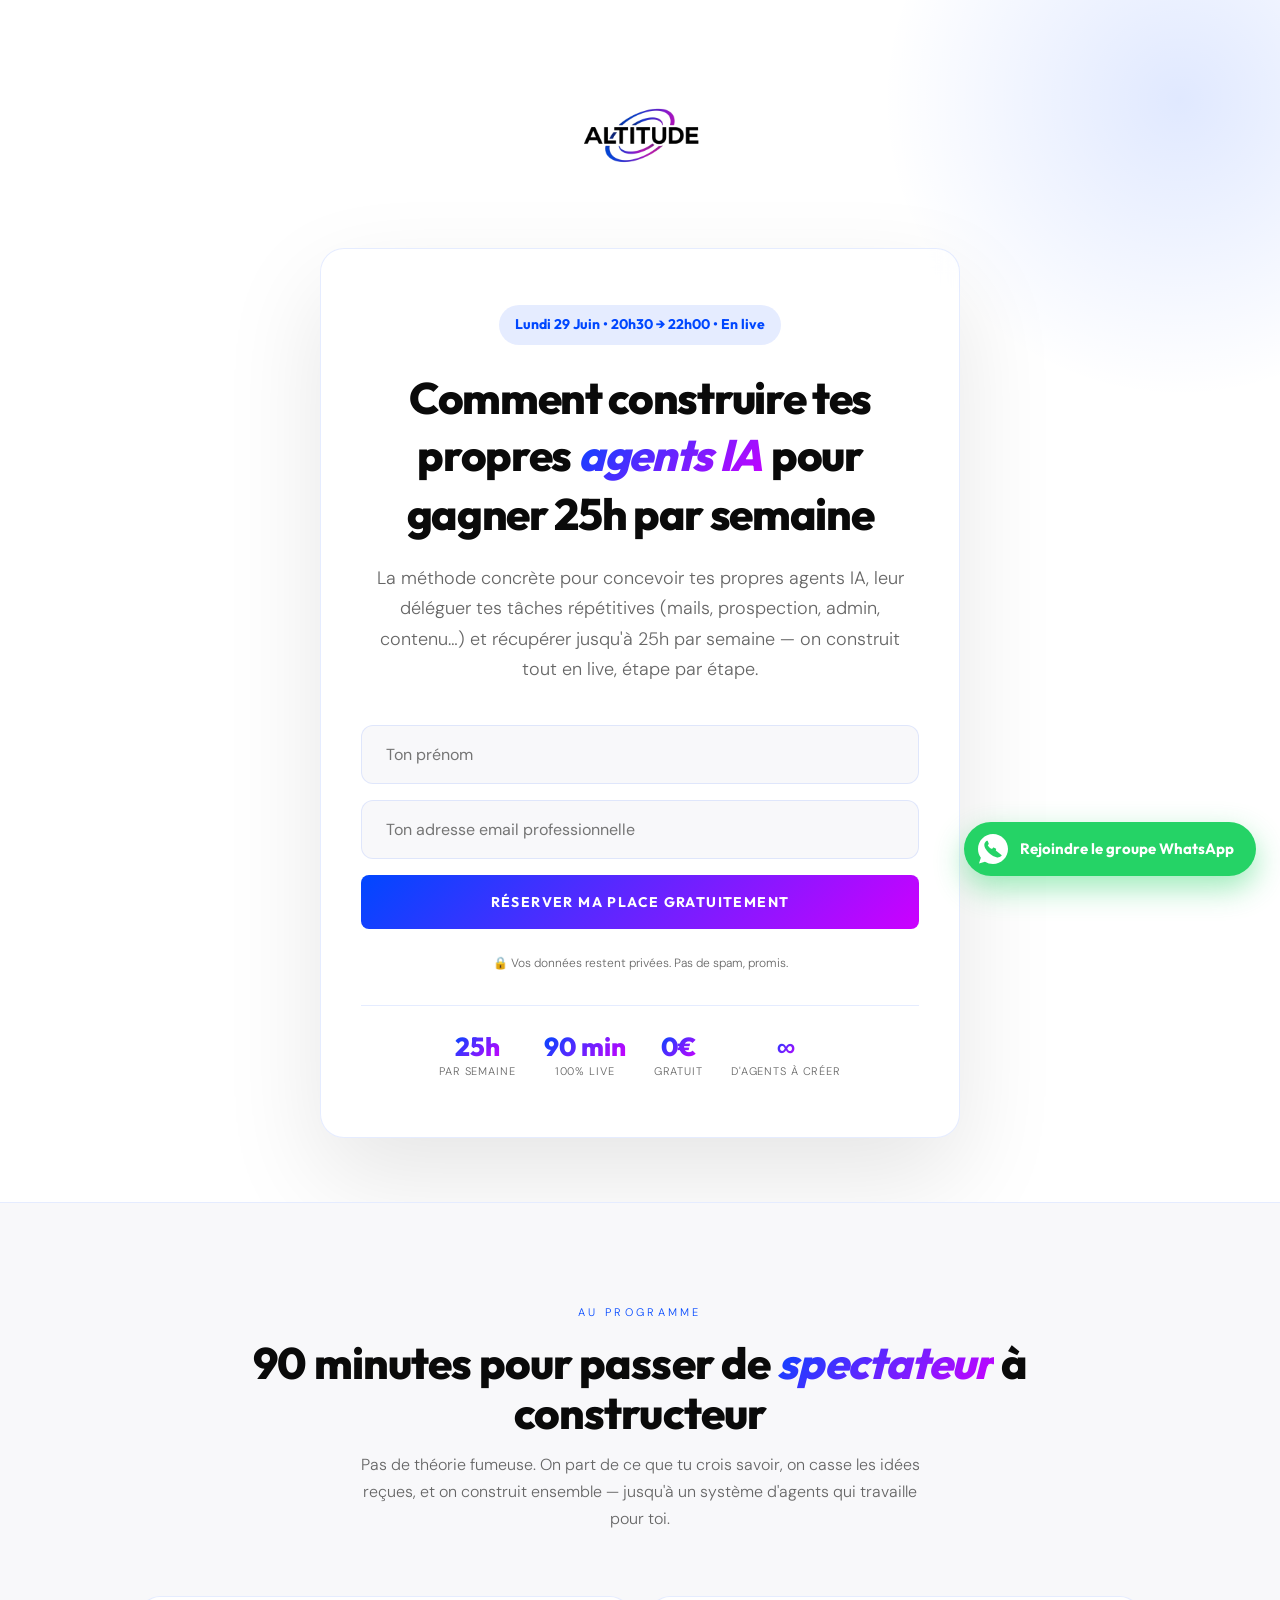
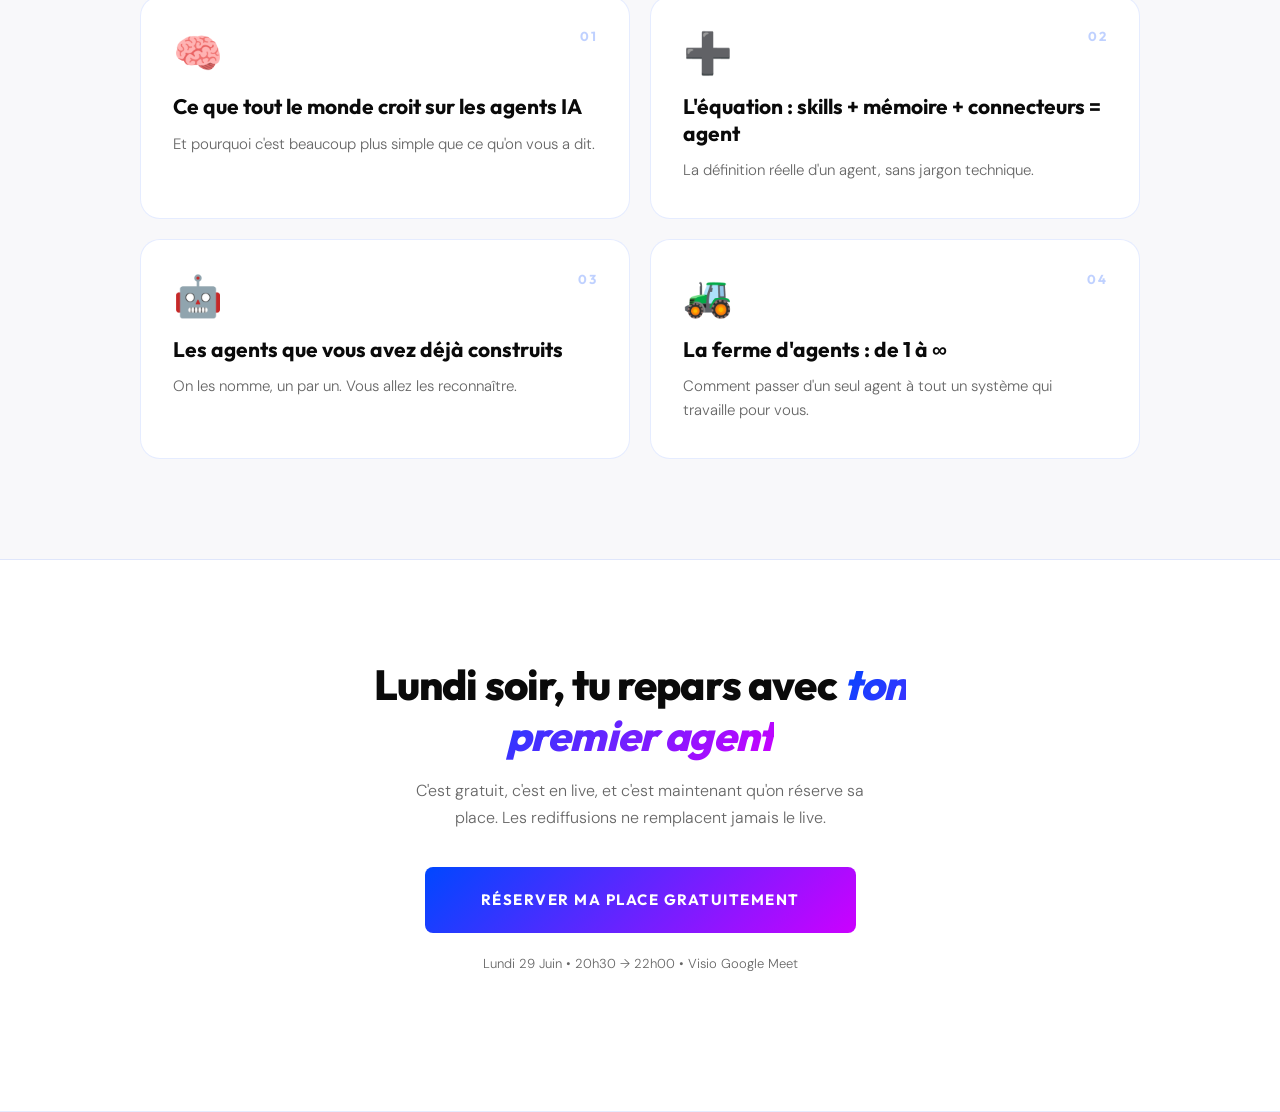
<file: index.html>
<!DOCTYPE html>
<html lang="fr">
<head>
  <meta charset="UTF-8">
  <meta name="viewport" content="width=device-width, initial-scale=1.0">
  <title>Altitude — Construis tes propres agents IA pour gagner 25h par semaine</title>
  <link href="https://fonts.googleapis.com/css2?family=Outfit:wght@400;600;700;800&family=DM+Sans:ital,wght@0,300;0,400;0,500;1,300&display=swap" rel="stylesheet">
  <link rel="stylesheet" href="style.css">
  <style>
    .webinar-hero {
      min-height: 100vh;
      display: flex;
      flex-direction: column;
      align-items: center;
      justify-content: center;
      text-align: center;
      padding: 64px 20px;
      background: var(--black);
      position: relative;
      overflow: hidden;
    }

    .webinar-hero::after {
      content: '';
      position: absolute;
      top: -200px;
      right: -200px;
      width: 600px;
      height: 600px;
      background: radial-gradient(circle, rgba(0, 71, 255, 0.12) 0%, transparent 70%);
      pointer-events: none;
    }

    .webinar-card {
      background: rgba(255, 255, 255, 0.03);
      backdrop-filter: blur(10px);
      border: 1px solid var(--border);
      padding: 56px 40px;
      border-radius: 24px;
      max-width: 640px;
      width: 100%;
      box-shadow: 0 40px 100px rgba(0, 0, 0, 0.1);
      position: relative;
      z-index: 1;
    }

    .form-group {
      margin-top: 40px;
      display: flex;
      flex-direction: column;
      gap: 16px;
    }

    input[type="email"],
    input[type="text"] {
      width: 100%;
      padding: 18px 24px;
      background: var(--slate);
      border: 1px solid var(--border);
      border-radius: 12px;
      font-family: 'DM Sans', sans-serif;
      font-size: 16px;
      color: var(--white);
      outline: none;
      transition: all 0.3s ease;
    }

    input[type="email"]:focus,
    input[type="text"]:focus {
      border-color: var(--primary);
      box-shadow: 0 0 0 4px rgba(0, 71, 255, 0.1);
    }

    .cta-btn {
      display: inline-flex;
      align-items: center;
      justify-content: center;
      gap: 12px;
      background: linear-gradient(135deg, #0047FF 0%, #CC00FF 100%);
      color: #ffffff;
      padding: 18px 48px;
      font-family: 'Outfit', sans-serif;
      font-size: 14px;
      font-weight: 700;
      letter-spacing: 0.1em;
      text-transform: uppercase;
      text-decoration: none;
      cursor: pointer;
      border: none;
      border-radius: 8px;
      transition: all 0.2s;
    }

    .cta-btn:hover {
      opacity: 0.9;
      transform: translateY(-2px);
    }

    .submit-btn {
      width: 100%;
    }

    .date-tag {
      background: rgba(0, 71, 255, 0.1);
      color: var(--primary);
      padding: 8px 16px;
      border-radius: 100px;
      font-family: var(--font-corporate);
      font-weight: 700;
      font-size: 14px;
      margin-bottom: 24px;
      display: inline-block;
    }

    /* PROOF BAR */
    .proof-bar {
      display: flex;
      flex-wrap: wrap;
      justify-content: center;
      gap: 28px;
      margin-top: 32px;
      padding-top: 28px;
      border-top: 1px solid var(--border);
    }

    .proof-item {
      display: flex;
      flex-direction: column;
      align-items: center;
      gap: 2px;
    }

    .proof-num {
      font-family: var(--font-corporate);
      font-size: 26px;
      font-weight: 800;
      background: var(--accent);
      -webkit-background-clip: text;
      -webkit-text-fill-color: transparent;
      line-height: 1;
    }

    .proof-label {
      font-size: 11px;
      letter-spacing: 0.08em;
      text-transform: uppercase;
      color: var(--muted);
    }

    /* PROGRAMME */
    .programme {
      padding: 100px 20px;
      background: var(--slate);
      border-bottom: 1px solid var(--border);
    }

    .programme-inner {
      max-width: 1000px;
      margin: 0 auto;
    }

    .programme-eyebrow {
      text-align: center;
      font-size: 11px;
      letter-spacing: 0.3em;
      text-transform: uppercase;
      color: var(--primary);
      margin-bottom: 16px;
    }

    .programme h2 {
      text-align: center;
      font-family: var(--font-corporate);
      font-size: clamp(28px, 4vw, 44px);
      font-weight: 800;
      line-height: 1.15;
      margin-bottom: 12px;
    }

    .programme h2 span {
      background: var(--accent);
      -webkit-background-clip: text;
      -webkit-text-fill-color: transparent;
      font-style: italic;
    }

    .programme-sub {
      text-align: center;
      color: var(--muted);
      max-width: 560px;
      margin: 0 auto 64px;
      font-size: 16px;
    }

    .programme-grid {
      display: grid;
      grid-template-columns: 1fr 1fr;
      gap: 20px;
    }

    .programme-card {
      background: var(--black);
      border: 1px solid var(--border);
      border-radius: 20px;
      padding: 36px 32px;
      position: relative;
      transition: transform 0.25s ease, box-shadow 0.25s ease, border-color 0.25s ease;
      overflow: hidden;
    }

    .programme-card:hover {
      transform: translateY(-4px);
      border-color: rgba(0, 71, 255, 0.3);
      box-shadow: 0 24px 60px rgba(0, 71, 255, 0.08);
    }

    .programme-step {
      position: absolute;
      top: 28px;
      right: 32px;
      font-family: var(--font-corporate);
      font-size: 13px;
      font-weight: 700;
      color: rgba(0, 71, 255, 0.25);
      letter-spacing: 0.1em;
    }

    .programme-emoji {
      font-size: 40px;
      line-height: 1;
      margin-bottom: 20px;
      display: block;
    }

    .programme-card h3 {
      font-family: var(--font-corporate);
      font-size: 21px;
      font-weight: 700;
      color: var(--white);
      line-height: 1.25;
      margin-bottom: 12px;
    }

    .programme-card p {
      font-size: 15px;
      color: var(--muted);
      line-height: 1.6;
    }

    /* SECONDARY CTA */
    .cta-final {
      padding: 100px 20px;
      text-align: center;
      background: var(--black);
    }

    .cta-final h2 {
      font-family: var(--font-corporate);
      font-size: clamp(28px, 4vw, 42px);
      font-weight: 800;
      line-height: 1.2;
      margin-bottom: 16px;
      max-width: 640px;
      margin-left: auto;
      margin-right: auto;
    }

    .cta-final h2 span {
      background: var(--accent);
      -webkit-background-clip: text;
      -webkit-text-fill-color: transparent;
      font-style: italic;
    }

    .cta-final p {
      color: var(--muted);
      max-width: 480px;
      margin: 0 auto 36px;
      font-size: 16px;
    }

    .cta-final .cta-btn {
      padding: 20px 56px;
      font-size: 15px;
    }

    .cta-final .cta-meta {
      margin-top: 20px;
      font-size: 13px;
      color: var(--muted);
    }

    /* WhatsApp floating widget */
    .wa-widget {
      position: fixed;
      bottom: 24px;
      right: 24px;
      z-index: 9999;
      display: inline-flex;
      align-items: center;
      gap: 12px;
      padding: 12px 22px 12px 14px;
      background: #25D366;
      color: #ffffff;
      text-decoration: none;
      border-radius: 100px;
      font-family: 'Outfit', sans-serif;
      font-weight: 700;
      font-size: 15px;
      box-shadow: 0 12px 30px rgba(37, 211, 102, 0.45);
      transition: transform 0.2s ease, box-shadow 0.2s ease;
    }

    .wa-widget:hover {
      transform: translateY(-2px);
      box-shadow: 0 16px 40px rgba(37, 211, 102, 0.6);
    }

    .wa-widget svg {
      width: 30px;
      height: 30px;
      flex-shrink: 0;
    }

    @media (max-width: 768px) {
      .programme-grid { grid-template-columns: 1fr; }
      .webinar-card { padding: 40px 24px; }
      .programme { padding: 64px 20px; }
    }

    @media (max-width: 480px) {
      .wa-widget {
        bottom: 16px;
        right: 16px;
        padding: 12px;
      }
      .wa-widget .wa-label {
        display: none;
      }
    }
  </style>
</head>
<body>

<section class="webinar-hero">
  <div class="logo-container" style="width: 160px; height: 160px; margin-bottom: 24px;">
    <img src="logoaltitude.png" alt="Altitude Logo" style="width: 140px;">
  </div>

  <div class="webinar-card fade-in">
    <div class="date-tag">Lundi 29 Juin • 20h30 → 22h00 • En live</div>
    <h1 style="font-family: var(--font-corporate); font-size: clamp(28px, 5vw, 44px); line-height: 1.3; margin-bottom: 20px;">
      Comment construire tes propres <span>agents IA</span> pour gagner 25h par semaine
    </h1>
    <p class="hero-sub" style="margin: 0 auto; color: var(--muted);">
      La méthode concrète pour concevoir tes propres agents IA, leur déléguer tes tâches répétitives (mails, prospection, admin, contenu…) et récupérer jusqu'à 25h par semaine — on construit tout en live, étape par étape.
    </p>

    <form id="webinarForm" class="form-group">
      <input type="text" id="firstName" placeholder="Ton prénom" required>
      <input type="email" id="email" placeholder="Ton adresse email professionnelle" required>
      <button type="submit" class="cta-btn submit-btn">Réserver ma place gratuitement</button>
    </form>

    <p style="margin-top: 24px; font-size: 12px; color: var(--muted);">
      🔒 Vos données restent privées. Pas de spam, promis.
    </p>

    <div class="proof-bar">
      <div class="proof-item">
        <span class="proof-num">25h</span>
        <span class="proof-label">par semaine</span>
      </div>
      <div class="proof-item">
        <span class="proof-num">90 min</span>
        <span class="proof-label">100% live</span>
      </div>
      <div class="proof-item">
        <span class="proof-num">0€</span>
        <span class="proof-label">gratuit</span>
      </div>
      <div class="proof-item">
        <span class="proof-num">∞</span>
        <span class="proof-label">d'agents à créer</span>
      </div>
    </div>
  </div>
</section>

<section class="programme">
  <div class="programme-inner">
    <p class="programme-eyebrow">Au programme</p>
    <h2>90 minutes pour passer de <span>spectateur</span> à constructeur</h2>
    <p class="programme-sub">
      Pas de théorie fumeuse. On part de ce que tu crois savoir, on casse les idées reçues, et on construit ensemble — jusqu'à un système d'agents qui travaille pour toi.
    </p>

    <div class="programme-grid">
      <div class="programme-card fade-in">
        <span class="programme-step">01</span>
        <span class="programme-emoji">🧠</span>
        <h3>Ce que tout le monde croit sur les agents IA</h3>
        <p>Et pourquoi c'est beaucoup plus simple que ce qu'on vous a dit.</p>
      </div>

      <div class="programme-card fade-in">
        <span class="programme-step">02</span>
        <span class="programme-emoji">➕</span>
        <h3>L'équation : skills + mémoire + connecteurs = agent</h3>
        <p>La définition réelle d'un agent, sans jargon technique.</p>
      </div>

      <div class="programme-card fade-in">
        <span class="programme-step">03</span>
        <span class="programme-emoji">🤖</span>
        <h3>Les agents que vous avez déjà construits</h3>
        <p>On les nomme, un par un. Vous allez les reconnaître.</p>
      </div>

      <div class="programme-card fade-in">
        <span class="programme-step">04</span>
        <span class="programme-emoji">🚜</span>
        <h3>La ferme d'agents : de 1 à ∞</h3>
        <p>Comment passer d'un seul agent à tout un système qui travaille pour vous.</p>
      </div>
    </div>
  </div>
</section>

<section class="cta-final">
  <h2>Lundi soir, tu repars avec <span>ton premier agent</span></h2>
  <p>C'est gratuit, c'est en live, et c'est maintenant qu'on réserve sa place. Les rediffusions ne remplacent jamais le live.</p>
  <a href="#" class="cta-btn" id="scrollTopBtn">Réserver ma place gratuitement</a>
  <p class="cta-meta">Lundi 29 Juin • 20h30 → 22h00 • Visio Google Meet</p>
</section>

<script>
  document.getElementById('webinarForm').addEventListener('submit', async function(e) {
    e.preventDefault();
    const email = document.getElementById('email').value;
    const firstName = document.getElementById('firstName').value;
    const submitBtn = e.target.querySelector('button');

    if (email && firstName) {
      // Loading state
      const originalText = submitBtn.innerText;
      submitBtn.innerText = 'Envoi en cours...';
      submitBtn.disabled = true;

      try {
        await fetch('https://n8n.prcz.fr/webhook/webi-ac', {
          method: 'POST',
          headers: {
            'Content-Type': 'application/json',
          },
          body: JSON.stringify({
            email,
            firstName,
            source: 'webinaire_agents_ia_2026',
            date: new Date().toISOString()
          }),
        });
      } catch (error) {
        console.error('Webhook error:', error);
        // We still redirect even if webhook fails to not block the user
      } finally {
        window.location.href = 'webinaire-merci.html';
      }
    }
  });

  // Secondary CTA scrolls back to the form and focuses it
  document.getElementById('scrollTopBtn').addEventListener('click', function(e) {
    e.preventDefault();
    window.scrollTo({ top: 0, behavior: 'smooth' });
    setTimeout(function() {
      document.getElementById('firstName').focus();
    }, 600);
  });
</script>

<a href="https://chat.whatsapp.com/J6CDMhebZmKKws6VBmfQUT" target="_blank" rel="noopener" class="wa-widget" aria-label="Rejoindre le groupe WhatsApp du webinaire">
  <svg viewBox="0 0 32 32" fill="currentColor" aria-hidden="true">
    <path d="M16.004 0h-.008C7.174 0 .002 7.174.002 16c0 3.5 1.128 6.744 3.046 9.376L1.05 31.5l6.33-2.024A15.93 15.93 0 0 0 16.004 32C24.83 32 32 24.826 32 16S24.83 0 16.004 0zm9.32 22.594c-.386 1.09-1.92 1.994-3.142 2.258-.836.178-1.928.32-5.604-1.204-4.7-1.948-7.726-6.724-7.962-7.034-.226-.31-1.9-2.53-1.9-4.826 0-2.296 1.166-3.424 1.636-3.904.386-.394.844-.574 1.122-.574.13 0 .246.006.35.012.302.012.454.03.654.51.248.602.856 2.098.93 2.252.076.154.152.362.05.572-.096.216-.18.31-.334.49-.154.18-.3.318-.454.51-.14.166-.3.346-.128.642.172.29.764 1.26 1.64 2.04 1.13 1.006 2.04 1.318 2.366 1.454.244.102.534.078.71-.11.224-.242.5-.644.78-1.04.2-.284.452-.32.718-.22.27.094 1.706.804 2 .95.294.146.488.218.56.34.072.124.072.71-.314 1.8z"/>
  </svg>
  <span class="wa-label">Rejoindre le groupe WhatsApp</span>
</a>

</body>
</html>
</file>
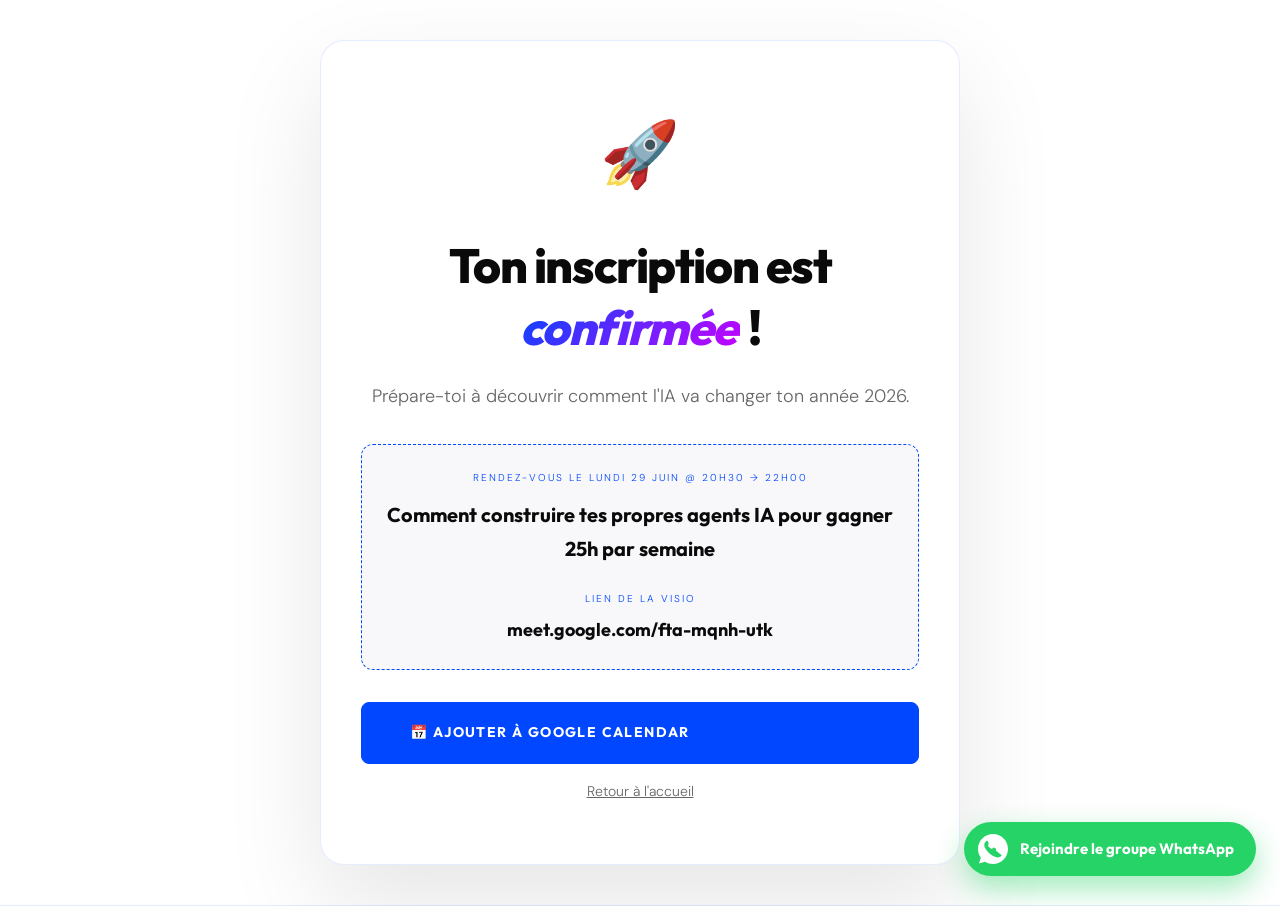
<file: webinaire-merci.html>
<!DOCTYPE html>
<html lang="fr">
<head>
  <meta charset="UTF-8">
  <meta name="viewport" content="width=device-width, initial-scale=1.0">
  <title>Construis tes propres agents IA pour gagner 25h par semaine</title>
  <link href="https://fonts.googleapis.com/css2?family=Outfit:wght@400;600;700;800&family=DM+Sans:ital,wght@0,300;0,400;0,500;1,300&display=swap" rel="stylesheet">
  <link rel="stylesheet" href="style.css">
  <style>
    .thanks-hero {
      min-height: 100vh;
      display: flex;
      flex-direction: column;
      align-items: center;
      justify-content: center;
      text-align: center;
      padding: 40px 20px;
      background: var(--black);
    }
    
    .thanks-card {
      background: rgba(255, 255, 255, 0.03);
      backdrop-filter: blur(10px);
      border: 1px solid var(--border);
      padding: 60px 40px;
      border-radius: 24px;
      max-width: 640px;
      width: 100%;
      box-shadow: 0 40px 100px rgba(0, 0, 0, 0.1);
    }
    
    .success-icon {
      font-size: 64px;
      margin-bottom: 24px;
    }
    
    .link-box {
      background: var(--slate);
      border: 1px dashed var(--primary);
      padding: 24px;
      border-radius: 12px;
      margin: 32px 0;
      word-break: break-all;
    }
    
    .link-label {
      font-size: 10px;
      text-transform: uppercase;
      letter-spacing: 0.2em;
      color: var(--primary);
      margin-bottom: 8px;
      display: block;
    }
    
    .webinar-link {
      font-family: var(--font-corporate);
      font-weight: 700;
      color: var(--white);
      text-decoration: none;
      font-size: 18px;
    }
    
    .webinar-link:hover {
      color: var(--primary);
    }
    
    .calendar-btn {
      background: var(--primary) !important;
      color: #ffffff !important;
      border: 1px solid var(--primary) !important;
    }
    
    .calendar-btn:hover {
      background: #ffffff !important;
      color: var(--primary) !important;
    }
    
    .buttons-container {
      display: flex;
      flex-direction: column;
      gap: 16px;
      margin-top: 24px;
    }

    /* WhatsApp floating widget */
    .wa-widget {
      position: fixed;
      bottom: 24px;
      right: 24px;
      z-index: 9999;
      display: inline-flex;
      align-items: center;
      gap: 12px;
      padding: 12px 22px 12px 14px;
      background: #25D366;
      color: #ffffff;
      text-decoration: none;
      border-radius: 100px;
      font-family: 'Outfit', sans-serif;
      font-weight: 700;
      font-size: 15px;
      box-shadow: 0 12px 30px rgba(37, 211, 102, 0.45);
      transition: transform 0.2s ease, box-shadow 0.2s ease;
    }

    .wa-widget:hover {
      transform: translateY(-2px);
      box-shadow: 0 16px 40px rgba(37, 211, 102, 0.6);
    }

    .wa-widget svg {
      width: 30px;
      height: 30px;
      flex-shrink: 0;
    }

    @media (max-width: 480px) {
      .wa-widget {
        bottom: 16px;
        right: 16px;
        padding: 12px;
      }
      .wa-widget .wa-label {
        display: none;
      }
    }
  </style>
</head>
<body>

<section class="thanks-hero">
  <div class="thanks-card fade-in">
    <div class="success-icon">🚀</div>
    <h1 style="font-family: var(--font-corporate); font-size: clamp(32px, 5vw, 48px); line-height: 1.3; margin-bottom: 20px;">
      Ton inscription est <span>confirmée</span> !
    </h1>
    <p class="hero-sub" style="margin: 0 auto; color: var(--muted);">
      Prépare-toi à découvrir comment l'IA va changer ton année 2026.
    </p>
    
    <div class="link-box">
      <span class="link-label">Rendez-vous le Lundi 29 Juin @ 20h30 → 22h00</span>
      <div style="margin: 12px 0 24px; font-family: var(--font-corporate); font-size: 20px; font-weight: 700; color: var(--white);">
        Comment construire tes propres agents IA pour gagner 25h par semaine
      </div>
      <span class="link-label">Lien de la visio</span>
      <a href="https://meet.google.com/fta-mqnh-utk" class="webinar-link">meet.google.com/fta-mqnh-utk</a>
    </div>

    <div class="buttons-container">
      <a href="https://calendar.google.com/calendar/render?action=TEMPLATE&text=Comment%20construire%20tes%20propres%20agents%20IA%20pour%20gagner%2025h%20par%20semaine&dates=20260629T183000Z%2F20260629T200000Z&details=Webinaire%20Altitude%20%E2%80%94%20Lien%20de%20la%20visio%20%3A%20https%3A%2F%2Fmeet.google.com%2Ffta-mqnh-utk&location=https%3A%2F%2Fmeet.google.com%2Ffta-mqnh-utk"
         target="_blank"
         class="cta-btn calendar-btn">
        📅 Ajouter à Google Calendar
      </a>
      <a href="index.html" style="font-size: 14px; color: var(--muted); text-decoration: underline;">Retour à l'accueil</a>
    </div>
  </div>
</section>

<a href="https://chat.whatsapp.com/J6CDMhebZmKKws6VBmfQUT" target="_blank" rel="noopener" class="wa-widget" aria-label="Rejoindre le groupe WhatsApp du webinaire">
  <svg viewBox="0 0 32 32" fill="currentColor" aria-hidden="true">
    <path d="M16.004 0h-.008C7.174 0 .002 7.174.002 16c0 3.5 1.128 6.744 3.046 9.376L1.05 31.5l6.33-2.024A15.93 15.93 0 0 0 16.004 32C24.83 32 32 24.826 32 16S24.83 0 16.004 0zm9.32 22.594c-.386 1.09-1.92 1.994-3.142 2.258-.836.178-1.928.32-5.604-1.204-4.7-1.948-7.726-6.724-7.962-7.034-.226-.31-1.9-2.53-1.9-4.826 0-2.296 1.166-3.424 1.636-3.904.386-.394.844-.574 1.122-.574.13 0 .246.006.35.012.302.012.454.03.654.51.248.602.856 2.098.93 2.252.076.154.152.362.05.572-.096.216-.18.31-.334.49-.154.18-.3.318-.454.51-.14.166-.3.346-.128.642.172.29.764 1.26 1.64 2.04 1.13 1.006 2.04 1.318 2.366 1.454.244.102.534.078.71-.11.224-.242.5-.644.78-1.04.2-.284.452-.32.718-.22.27.094 1.706.804 2 .95.294.146.488.218.56.34.072.124.072.71-.314 1.8z"/>
  </svg>
  <span class="wa-label">Rejoindre le groupe WhatsApp</span>
</a>

</body>
</html>
</file>
<file: style.css>
@import url('https://fonts.googleapis.com/css2?family=Outfit:wght@400;600;700;800&display=swap');

:root {
  --black: #ffffff;
  --white: #0a0a0a;
  --cream: #f4f4f7;
  --primary: #0047FF;
  --secondary: #CC00FF;
  --accent: linear-gradient(135deg, var(--primary) 0%, var(--secondary) 100%);
  --slate: #f8f8fa;
  --muted: #666666;
  --border: rgba(0, 71, 255, 0.1);
  --font-corporate: 'Outfit', sans-serif;
}

* { margin: 0; padding: 0; box-sizing: border-box; }

body {
  background: var(--black);
  color: var(--white);
  font-family: 'DM Sans', sans-serif;
  font-weight: 300;
  line-height: 1.7;
  overflow-x: hidden;
}

/* GRAIN OVERLAY */
body::before {
  content: '';
  position: fixed;
  inset: 0;
  background-image: url("data:image/svg+xml,%3Csvg viewBox='0 0 256 256' xmlns='http://www.w3.org/2000/svg'%3E%3Cfilter id='noise'%3E%3CfeTurbulence type='fractalNoise' baseFrequency='0.9' numOctaves='4' stitchTiles='stitch'/%3E%3C/filter%3E%3Crect width='100%25' height='100%25' filter='url(%23noise)' opacity='0.02'/%3E%3C/svg%3E");
  pointer-events: none;
  z-index: 1000;
  opacity: 0.1;
}

/* HERO */
.hero {
  min-height: 100vh;
  display: flex;
  flex-direction: column;
  justify-content: center;
  padding: 80px 60px;
  position: relative;
  border-bottom: 1px solid var(--border);
}

.hero::after {
  content: '';
  position: absolute;
  top: -200px;
  right: -200px;
  width: 600px;
  height: 600px;
  background: radial-gradient(circle, rgba(0, 71, 255, 0.1) 0%, transparent 70%);
  pointer-events: none;
}

.tag {
  display: inline-flex;
  align-items: center;
  gap: 8px;
  border: 1px solid var(--border);
  padding: 6px 16px;
  border-radius: 100px;
  font-size: 11px;
  letter-spacing: 0.15em;
  text-transform: uppercase;
  color: var(--primary);
  margin-bottom: 48px;
  width: fit-content;
}

.tag::before {
  content: '';
  width: 6px;
  height: 6px;
  border-radius: 50%;
  background: var(--primary);
  animation: pulse 2s infinite;
}

@keyframes pulse {
  0%, 100% { opacity: 1; }
  50% { opacity: 0.3; }
}

.hero-eyebrow {
  font-family: 'Syne', sans-serif;
  font-size: 13px;
  letter-spacing: 0.3em;
  text-transform: uppercase;
  color: var(--muted);
  margin-bottom: 20px;
}

h1 {
  font-family: 'Syne', sans-serif;
  font-size: clamp(52px, 8vw, 100px);
  font-weight: 800;
  line-height: 0.95;
  letter-spacing: -0.03em;
  margin-bottom: 32px;
}

h1 span {
  background: var(--accent);
  -webkit-background-clip: text;
  -webkit-text-fill-color: transparent;
  font-style: italic;
  display: inline-block;
  padding-right: 0.05em;
  padding-bottom: 0.05em;
}

.hero-sub {
  font-size: 18px;
  color: rgba(10, 10, 10, 0.6);
  max-width: 540px;
  margin-bottom: 60px;
  font-weight: 300;
}

.hero-meta {
  display: flex;
  gap: 48px;
  align-items: flex-start;
}

.meta-item {
  display: flex;
  flex-direction: column;
  gap: 4px;
}

.meta-label {
  font-size: 10px;
  letter-spacing: 0.2em;
  text-transform: uppercase;
  color: var(--muted);
}

.meta-value {
  font-family: 'Syne', sans-serif;
  font-size: 22px;
  font-weight: 700;
  color: var(--white);
}

.meta-value.accent { 
  background: var(--accent);
  -webkit-background-clip: text;
  -webkit-text-fill-color: transparent;
}

.divider-line {
  width: 1px;
  height: 40px;
  background: var(--border);
  align-self: center;
}

/* SECTIONS */
section {
  padding: 100px 60px;
  border-bottom: 1px solid var(--border);
}

.section-label {
  font-size: 10px;
  letter-spacing: 0.3em;
  text-transform: uppercase;
  color: var(--gold);
  margin-bottom: 48px;
  display: flex;
  align-items: center;
  gap: 16px;
}

.section-label::after {
  content: '';
  height: 1px;
  width: 40px;
  background: var(--secondary);
  opacity: 0.4;
}

h2 {
  font-family: 'Syne', sans-serif;
  font-size: clamp(32px, 4vw, 52px);
  font-weight: 700;
  line-height: 1.1;
  letter-spacing: -0.02em;
  margin-bottom: 24px;
}

h2 em {
  font-style: italic;
  background: var(--accent);
  -webkit-background-clip: text;
  -webkit-text-fill-color: transparent;
  font-weight: 400;
}

/* PROMESSE */
.promesse-grid {
  display: grid;
  grid-template-columns: 1fr 1fr;
  gap: 2px;
  margin-top: 60px;
  border: 1px solid var(--border);
}

.promesse-card {
  background: var(--slate);
  padding: 48px 40px;
  position: relative;
  overflow: hidden;
  transition: background 0.3s;
}

.promesse-card:hover {
  background: rgba(0, 71, 255, 0.05);
}

.promesse-card::before {
  content: attr(data-num);
  position: absolute;
  top: -200px;
  right: 20px;
  font-family: 'Syne', sans-serif;
  font-size: 120px;
  font-weight: 800;
  color: rgba(204, 0, 255, 0.05);
  line-height: 1;
}

.promesse-card h3 {
  font-family: 'Syne', sans-serif;
  font-size: 20px;
  font-weight: 700;
  margin-bottom: 12px;
  color: var(--white);
}

.promesse-card p {
  font-size: 14px;
  color: rgba(10, 10, 10, 0.55);
  line-height: 1.6;
}

/* MARRE */
.marre-section {
  background: var(--slate);
}

.marre-intro {
  font-size: 16px;
  color: rgba(10, 10, 10, 0.55);
  max-width: 560px;
  margin-bottom: 72px;
}

.marre-steps {
  display: flex;
  flex-direction: column;
  gap: 0;
}

.marre-step {
  display: grid;
  grid-template-columns: 64px 1fr;
  gap: 40px;
  align-items: start;
  padding: 40px 0;
  border-top: 1px solid rgba(0, 71, 255, 0.1);
  position: relative;
}

.marre-step:last-child {
  border-bottom: 1px solid rgba(0, 71, 255, 0.1);
}

.step-letter {
  font-family: 'Syne', sans-serif;
  font-size: 48px;
  font-weight: 800;
  color: var(--primary);
  line-height: 1;
}

.step-content h3 {
  font-family: 'Syne', sans-serif;
  font-size: 22px;
  font-weight: 700;
  margin-bottom: 8px;
  color: var(--white);
  padding-top: 8px;
}

.step-content p {
  font-size: 14px;
  color: rgba(10, 10, 10, 0.5);
  max-width: 480px;
}

/* CLAUDE */
.claude-block {
  background: linear-gradient(135deg, rgba(0, 71, 255, 0.06) 0%, transparent 60%);
  border: 1px solid var(--border);
  padding: 60px;
  margin-top: 60px;
  position: relative;
  overflow: hidden;
}

.claude-block::before {
  content: 'Claude';
  position: absolute;
  right: -20px;
  top: 50%;
  transform: translateY(-50%) rotate(-90deg);
  font-family: 'Syne', sans-serif;
  font-size: 120px;
  font-weight: 800;
  color: rgba(0, 71, 255, 0.04);
  letter-spacing: -0.05em;
  white-space: nowrap;
}

.claude-block h3 {
  font-family: 'Syne', sans-serif;
  font-size: 28px;
  font-weight: 700;
  margin-bottom: 20px;
  color: var(--primary);
}

.claude-block p {
  font-size: 16px;
  color: rgba(10, 10, 10, 0.65);
  max-width: 600px;
  line-height: 1.8;
}

.claude-tags {
  display: flex;
  flex-wrap: wrap;
  gap: 10px;
  margin-top: 32px;
}

.claude-tag {
  border: 1px solid var(--border);
  padding: 6px 16px;
  font-size: 12px;
  color: var(--secondary);
  border-radius: 4px;
  letter-spacing: 0.05em;
}

/* OFFRE */
.offre-grid {
  display: grid;
  grid-template-columns: 1.2fr 1fr;
  gap: 2px;
  margin-top: 60px;
}

.calendar-btn {
  background: var(--primary);
  color: var(--white);
  border: 1px solid var(--primary);
}

.calendar-btn:hover {
  background: var(--white);
  color: var(--primary);
}

.offre-main {
  background: var(--cream);
  border: 1px solid var(--border);
  padding: 60px 48px;
  color: var(--white);
  position: relative;
  overflow: hidden;
  border-radius: 12px;
}

.offre-main::after {
  content: '🛫';
  position: absolute;
  bottom: -20px;
  right: 20px;
  font-size: 120px;
  opacity: 0.15;
}

.offre-main .price-label {
  font-size: 11px;
  letter-spacing: 0.2em;
  text-transform: uppercase;
  opacity: 0.6;
  margin-bottom: 8px;
}

.offre-main .price {
  font-family: 'Syne', sans-serif;
  font-size: 72px;
  font-weight: 800;
  line-height: 1;
  margin-bottom: 4px;
}

.offre-main .price-after {
  font-size: 13px;
  opacity: 0.5;
  margin-bottom: 40px;
  text-decoration: line-through;
}

.offre-main .badge {
  display: inline-block;
  background: var(--black);
  color: var(--primary);
  padding: 4px 12px;
  font-size: 11px;
  letter-spacing: 0.1em;
  margin-bottom: 40px;
  font-weight: 500;
}

.offre-main ul {
  list-style: none;
  display: flex;
  flex-direction: column;
  gap: 14px;
}

.offre-main ul li {
  font-size: 14px;
  display: flex;
  align-items: flex-start;
  gap: 12px;
  color: rgba(10,10,10,0.75);
}

.offre-main ul li::before {
  content: '→';
  font-weight: 600;
  color: var(--black);
  flex-shrink: 0;
}

.offre-side {
  background: var(--slate);
  padding: 48px 40px;
  display: flex;
  flex-direction: column;
  justify-content: space-between;
}

.offre-side h3 {
  font-family: 'Syne', sans-serif;
  font-size: 20px;
  font-weight: 700;
  margin-bottom: 24px;
  color: var(--white);
}

.deadline-block {
  border: 1px solid rgba(0, 71, 255, 0.3);
  padding: 24px;
  margin-top: 32px;
}

.deadline-block .deadline-label {
  font-size: 10px;
  letter-spacing: 0.2em;
  text-transform: uppercase;
  color: var(--primary);
  margin-bottom: 8px;
}

.link-box {
  margin-bottom: 32px;
}

.link-label {
  font-size: 12px;
  color: var(--muted);
  text-transform: uppercase;
  letter-spacing: 0.1em;
}

.webinar-link {
  display: block;
  margin-top: 8px;
  color: var(--primary);
  font-weight: 600;
  text-decoration: none;
}

.buttons-container {
  display: flex;
  flex-direction: column;
  gap: 16px;
  margin-top: 24px;
}

.deadline-block .deadline-date {
  font-family: 'Syne', sans-serif;
  font-size: 28px;
  font-weight: 800;
  color: var(--white);
}

.deadline-block .deadline-note {
  font-size: 12px;
  color: var(--muted);
  margin-top: 6px;
}

.spots-counter {
  display: flex;
  align-items: center;
  gap: 16px;
  margin-top: 32px;
}

.spots-dots {
  display: flex;
  gap: 6px;
}

.dot {
  width: 10px;
  height: 10px;
  border-radius: 50%;
  background: var(--secondary);
}

.dot.empty {
  background: transparent;
  border: 1px solid var(--border);
}

.spots-label {
  font-size: 12px;
  color: var(--muted);
}

/* CTA */
.cta-section {
  text-align: center;
  padding: 120px 60px;
  background: var(--slate);
  border-bottom: none;
  position: relative;
  overflow: hidden;
}

.cta-section::before {
  content: '';
  position: absolute;
  top: 50%;
  left: 50%;
  transform: translate(-50%, -50%);
  width: 500px;
  height: 500px;
  background: radial-gradient(circle, rgba(0, 71, 255, 0.06) 0%, transparent 70%);
  pointer-events: none;
}

.cta-section p {
  font-size: 16px;
  color: var(--muted);
  max-width: 480px;
  margin: 0 auto 48px;
}

.cta-btn {
  display: inline-flex;
  align-items: center;
  gap: 12px;
  background: var(--accent);
  color: #ffffff;
  padding: 18px 48px;
  font-family: 'Outfit', sans-serif;
  font-size: 14px;
  font-weight: 700;
  letter-spacing: 0.1em;
  text-transform: uppercase;
  text-decoration: none;
  transition: all 0.2s;
  cursor: pointer;
  border: none;
  border-radius: 8px;
}

.cta-btn.calendar-btn {
  background: var(--primary);
  color: #ffffff;
  border: 1px solid var(--primary);
}

.cta-btn.calendar-btn:hover {
  background: #ffffff;
  color: var(--primary);
}

.cta-btn:hover {
  opacity: 0.9;
  transform: translateY(-2px);
}

.cta-note {
  margin-top: 24px;
  font-size: 12px;
  color: var(--muted);
}

/* FOOTER */
footer {
  padding: 40px 60px;
  display: flex;
  justify-content: space-between;
  align-items: center;
  border-top: 1px solid var(--border);
}

footer .footer-brand {
  font-family: 'Syne', sans-serif;
  font-size: 14px;
  font-weight: 700;
  color: var(--white);
}

footer .footer-sub {
  font-size: 12px;
  color: var(--muted);
  margin-top: 2px;
}

footer .footer-tag {
  font-size: 11px;
  color: var(--muted);
  letter-spacing: 0.1em;
}

/* ANIMATIONS */
.fade-in {
  opacity: 0;
  transform: translateY(20px);
  animation: fadeIn 0.8s forwards;
}

.fade-in:nth-child(1) { animation-delay: 0.1s; }
.fade-in:nth-child(2) { animation-delay: 0.2s; }
.fade-in:nth-child(3) { animation-delay: 0.3s; }
.fade-in:nth-child(4) { animation-delay: 0.4s; }
.fade-in:nth-child(5) { animation-delay: 0.5s; }

@keyframes fadeIn {
  to { opacity: 1; transform: translateY(0); }
}

@media (max-width: 768px) {
  .hero, section { padding: 40px 20px; }
  .promesse-grid, .offre-grid, .programme-grid { 
    grid-template-columns: 1fr !important; 
    gap: 20px !important;
  }
  .hero-meta { flex-wrap: wrap; gap: 20px; }
  .claude-block { padding: 30px 20px; }
  footer { flex-direction: column; gap: 16px; text-align: center; }
  
  .logo-container {
    width: 160px;
    height: 160px;
  }
  .logo-img {
    width: 120px;
  }
  
  h1 { font-size: 42px !important; }
  .hero-sub { font-size: 16px !important; }
  
  .cart-summary {
    padding: 20px !important;
  }
  .total-label { font-size: 20px !important; }
  .total-price { font-size: 24px !important; }
}
</file>
